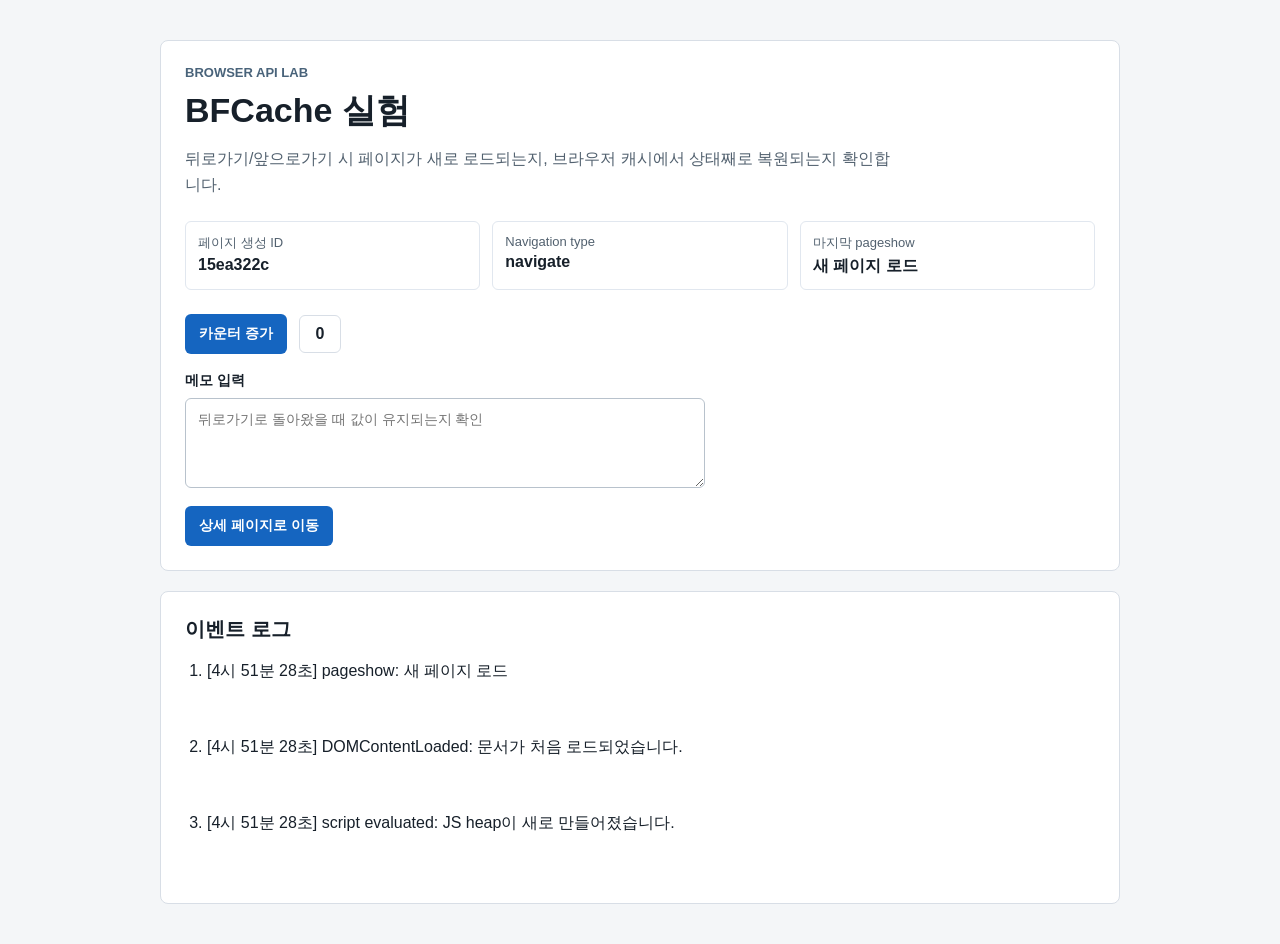
<file: bfcache/index.html>
<!doctype html>
<html lang="ko">
  <head>
    <meta charset="UTF-8" />
    <meta name="viewport" content="width=device-width, initial-scale=1.0" />
    <title>BFCache Lab</title>
    <link rel="stylesheet" href="./style.css" />
  </head>
  <body>
    <main class="app">
      <section class="panel">
        <p class="eyebrow">Browser API Lab</p>
        <h1>BFCache 실험</h1>
        <p class="description">
          뒤로가기/앞으로가기 시 페이지가 새로 로드되는지, 브라우저 캐시에서 상태째로 복원되는지
          확인합니다.
        </p>

        <dl class="status">
          <div>
            <dt>페이지 생성 ID</dt>
            <dd id="pageId"></dd>
          </div>
          <div>
            <dt>Navigation type</dt>
            <dd id="navigationType"></dd>
          </div>
          <div>
            <dt>마지막 pageshow</dt>
            <dd id="lastPageshow"></dd>
          </div>
        </dl>

        <div class="controls">
          <button id="increment" type="button">카운터 증가</button>
          <span id="count" class="count">0</span>
        </div>

        <label class="field" for="memo">
          <span>메모 입력</span>
          <textarea id="memo" rows="4" placeholder="뒤로가기로 돌아왔을 때 값이 유지되는지 확인"></textarea>
        </label>

        <a class="button-link" href="./detail.html">상세 페이지로 이동</a>
      </section>

      <section class="panel">
        <h2>이벤트 로그</h2>
        <ol id="log" class="log"></ol>
      </section>
    </main>

    <script src="./index.js"></script>
  </body>
</html>
</file>
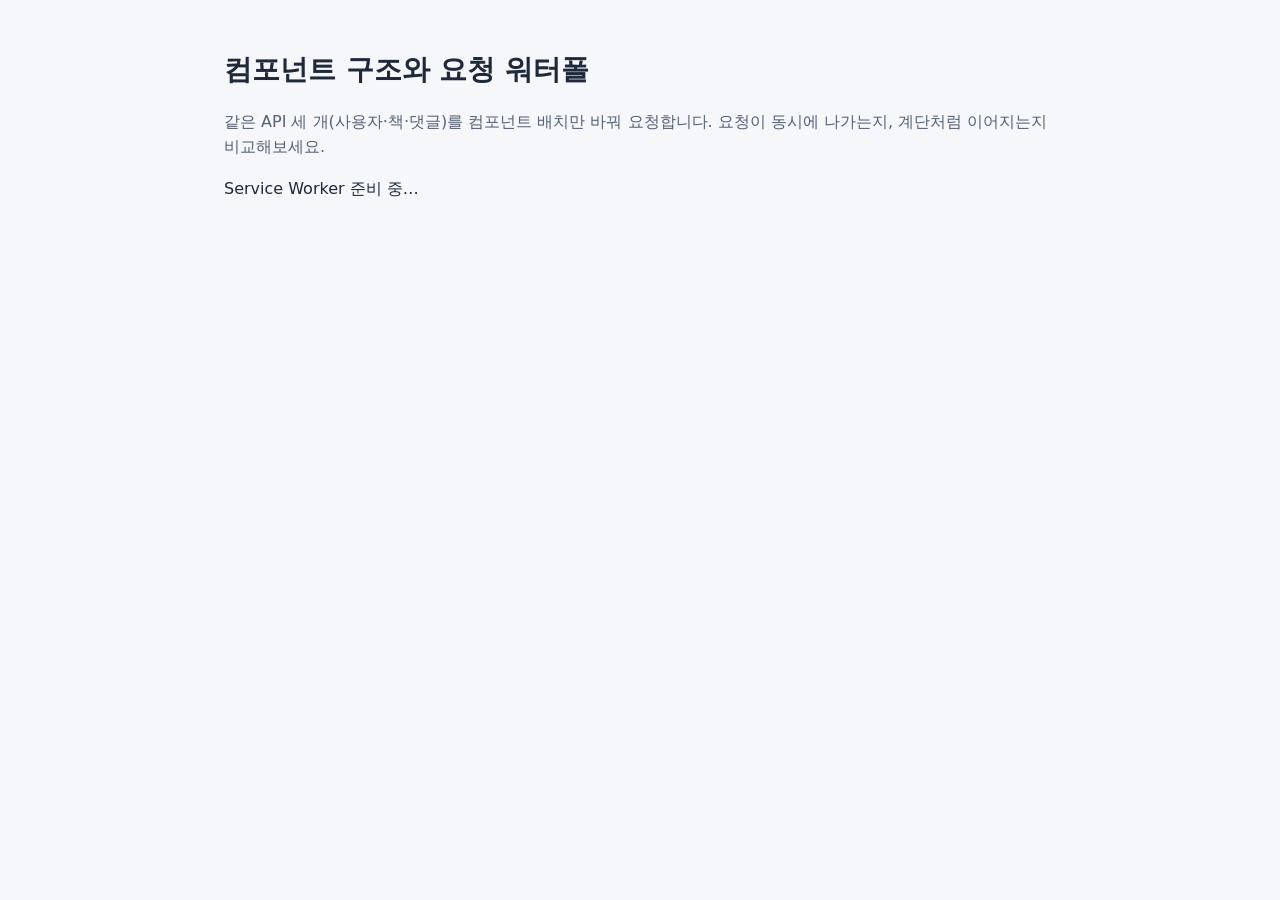
<file: fetch-waterfall/index.html>
<!doctype html>
<html lang="ko">
  <head>
    <meta charset="UTF-8" />
    <meta name="viewport" content="width=device-width, initial-scale=1" />
    <title>요청 워터폴 실험</title>
    <link rel="stylesheet" href="./style.css" />
    <script type="importmap">
      {
        "imports": {
          "react": "https://esm.sh/react@19.1.0",
          "react-dom/client": "https://esm.sh/react-dom@19.1.0/client?deps=react@19.1.0",
          "htm": "https://esm.sh/htm@3.1.1",
          "@tanstack/react-query": "https://esm.sh/@tanstack/react-query@5.62.0?deps=react@19.1.0"
        }
      }
    </script>
    <script type="module" src="./index.js"></script>
  </head>
  <body>
    <main>
      <header>
        <h1>컴포넌트 구조와 요청 워터폴</h1>
        <p>같은 API 세 개(사용자·책·댓글)를 컴포넌트 배치만 바꿔 요청합니다. 요청이 동시에 나가는지, 계단처럼 이어지는지 비교해보세요.</p>
      </header>
      <div id="root">Service Worker 준비 중…</div>
    </main>
  </body>
</html>
</file>
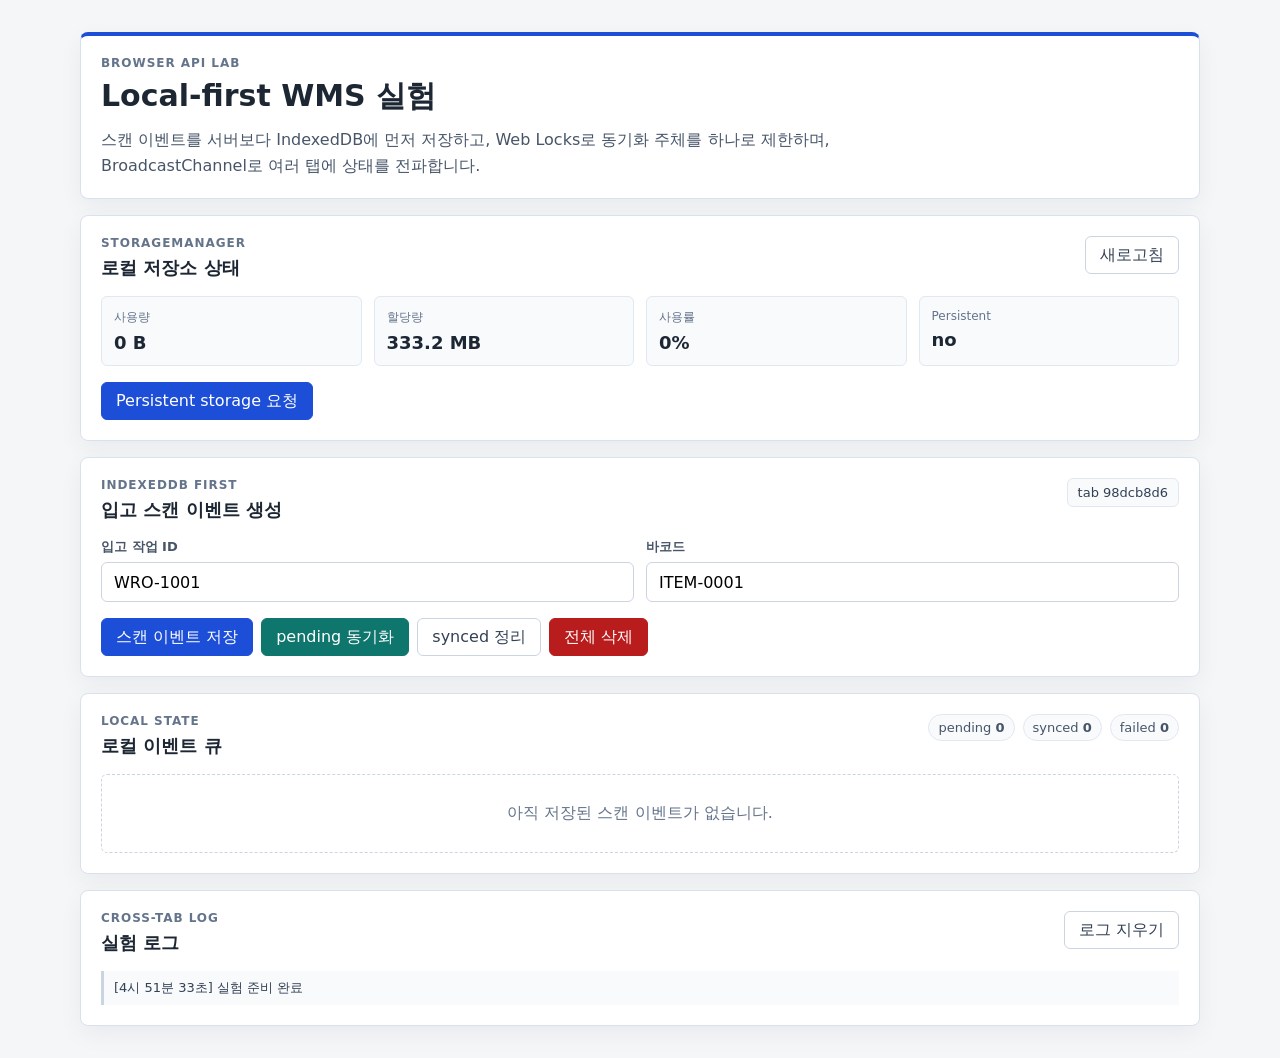
<file: local-first/index.html>
<!doctype html>
<html lang="ko">
  <head>
    <meta charset="UTF-8" />
    <meta name="viewport" content="width=device-width, initial-scale=1.0" />
    <title>Local-first WMS Lab</title>
    <link rel="stylesheet" href="./style.css" />
  </head>
  <body>
    <main class="app">
      <section class="panel intro">
        <p class="eyebrow">Browser API Lab</p>
        <h1>Local-first WMS 실험</h1>
        <p class="description">
          스캔 이벤트를 서버보다 IndexedDB에 먼저 저장하고, Web Locks로 동기화 주체를 하나로
          제한하며, BroadcastChannel로 여러 탭에 상태를 전파합니다.
        </p>
      </section>

      <section class="panel">
        <div class="section-header">
          <div>
            <p class="eyebrow">StorageManager</p>
            <h2>로컬 저장소 상태</h2>
          </div>
          <button id="refreshStorage" type="button" class="ghost">새로고침</button>
        </div>

        <dl class="status-grid">
          <div>
            <dt>사용량</dt>
            <dd id="usage">-</dd>
          </div>
          <div>
            <dt>할당량</dt>
            <dd id="quota">-</dd>
          </div>
          <div>
            <dt>사용률</dt>
            <dd id="usageRate">-</dd>
          </div>
          <div>
            <dt>Persistent</dt>
            <dd id="persisted">-</dd>
          </div>
        </dl>

        <div class="actions">
          <button id="requestPersist" type="button">Persistent storage 요청</button>
        </div>
      </section>

      <section class="panel">
        <div class="section-header">
          <div>
            <p class="eyebrow">IndexedDB first</p>
            <h2>입고 스캔 이벤트 생성</h2>
          </div>
          <span id="tabId" class="badge"></span>
        </div>

        <div class="form-grid">
          <label class="field" for="workId">
            <span>입고 작업 ID</span>
            <input id="workId" value="WRO-1001" autocomplete="off" />
          </label>
          <label class="field" for="barcode">
            <span>바코드</span>
            <input id="barcode" value="ITEM-0001" autocomplete="off" />
          </label>
        </div>

        <div class="actions">
          <button id="scan" type="button">스캔 이벤트 저장</button>
          <button id="sync" type="button" class="secondary">pending 동기화</button>
          <button id="clearSynced" type="button" class="ghost">synced 정리</button>
          <button id="clearAll" type="button" class="danger">전체 삭제</button>
        </div>
      </section>

      <section class="panel">
        <div class="section-header">
          <div>
            <p class="eyebrow">Local state</p>
            <h2>로컬 이벤트 큐</h2>
          </div>
          <div class="queue-summary">
            <span>pending <strong id="pendingCount">0</strong></span>
            <span>synced <strong id="syncedCount">0</strong></span>
            <span>failed <strong id="failedCount">0</strong></span>
          </div>
        </div>

        <div id="emptyState" class="empty">아직 저장된 스캔 이벤트가 없습니다.</div>
        <ol id="eventList" class="event-list"></ol>
      </section>

      <section class="panel">
        <div class="section-header">
          <div>
            <p class="eyebrow">Cross-tab log</p>
            <h2>실험 로그</h2>
          </div>
          <button id="clearLog" type="button" class="ghost">로그 지우기</button>
        </div>
        <ol id="log" class="log"></ol>
      </section>
    </main>

    <script src="./index.js"></script>
  </body>
</html>
</file>
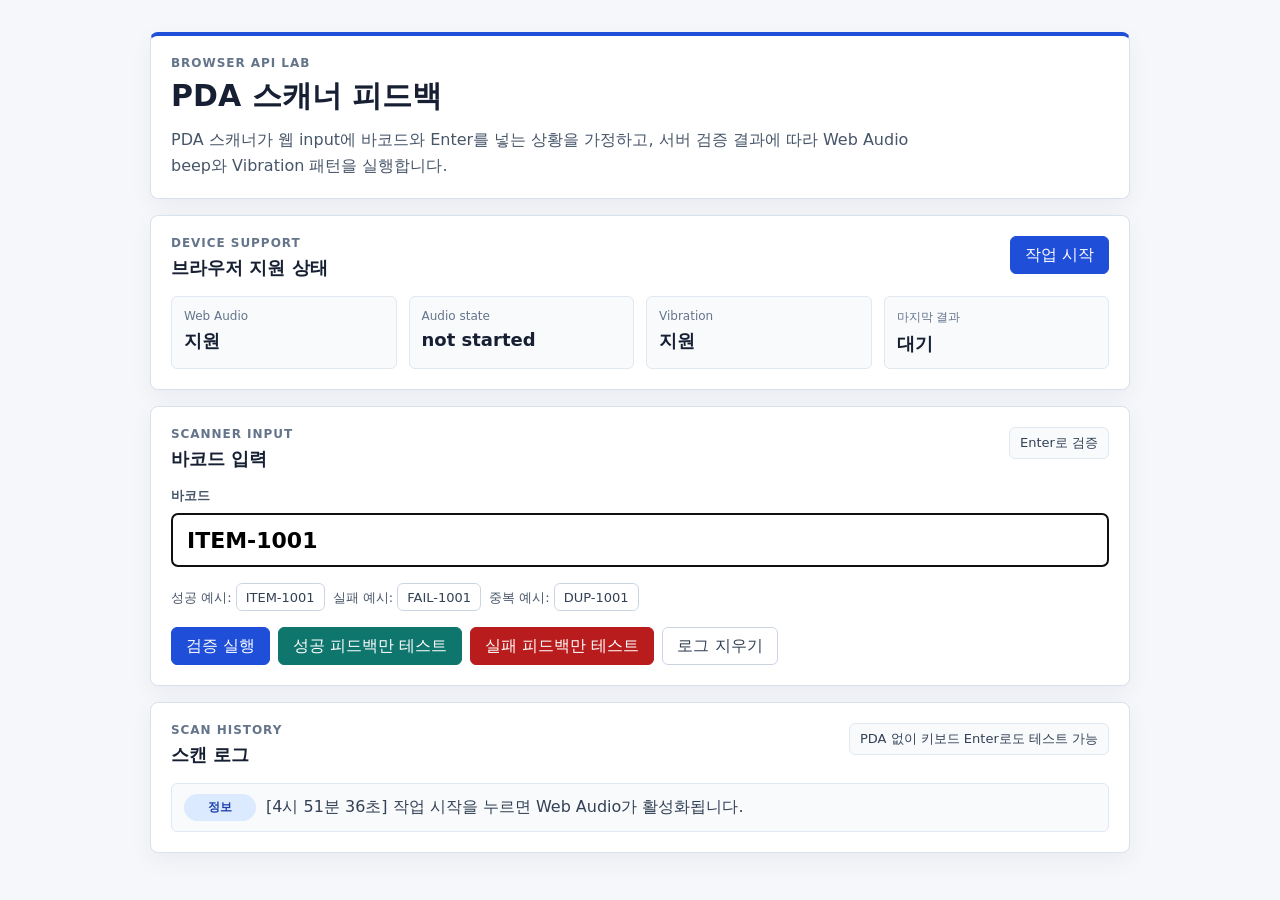
<file: pda-scan-feedback/index.html>
<!doctype html>
<html lang="ko">
  <head>
    <meta charset="UTF-8" />
    <meta name="viewport" content="width=device-width, initial-scale=1.0" />
    <title>PDA Scan Feedback Lab</title>
    <link rel="stylesheet" href="./style.css" />
  </head>
  <body>
    <main class="app">
      <section class="panel intro">
        <p class="eyebrow">Browser API Lab</p>
        <h1>PDA 스캐너 피드백</h1>
        <p class="description">
          PDA 스캐너가 웹 input에 바코드와 Enter를 넣는 상황을 가정하고, 서버 검증 결과에 따라
          Web Audio beep와 Vibration 패턴을 실행합니다.
        </p>
      </section>

      <section class="panel">
        <div class="section-header">
          <div>
            <p class="eyebrow">Device support</p>
            <h2>브라우저 지원 상태</h2>
          </div>
          <button id="unlockAudio" type="button">작업 시작</button>
        </div>

        <dl class="status-grid">
          <div>
            <dt>Web Audio</dt>
            <dd id="audioSupport">-</dd>
          </div>
          <div>
            <dt>Audio state</dt>
            <dd id="audioState">-</dd>
          </div>
          <div>
            <dt>Vibration</dt>
            <dd id="vibrationSupport">-</dd>
          </div>
          <div>
            <dt>마지막 결과</dt>
            <dd id="lastResult">대기</dd>
          </div>
        </dl>
      </section>

      <section class="panel">
        <div class="section-header">
          <div>
            <p class="eyebrow">Scanner input</p>
            <h2>바코드 입력</h2>
          </div>
          <span id="modeBadge" class="badge">Enter로 검증</span>
        </div>

        <label class="field" for="barcodeInput">
          <span>바코드</span>
          <input
            id="barcodeInput"
            value="ITEM-1001"
            autocomplete="off"
            inputmode="text"
            autofocus
          />
        </label>

        <div class="helper">
          <span>성공 예시: <button class="chip" type="button" data-fill="ITEM-1001">ITEM-1001</button></span>
          <span>실패 예시: <button class="chip" type="button" data-fill="FAIL-1001">FAIL-1001</button></span>
          <span>중복 예시: <button class="chip" type="button" data-fill="DUP-1001">DUP-1001</button></span>
        </div>

        <div class="actions">
          <button id="submitScan" type="button">검증 실행</button>
          <button id="successFeedback" type="button" class="secondary">성공 피드백만 테스트</button>
          <button id="errorFeedback" type="button" class="danger">실패 피드백만 테스트</button>
          <button id="clearLog" type="button" class="ghost">로그 지우기</button>
        </div>
      </section>

      <section class="panel">
        <div class="section-header">
          <div>
            <p class="eyebrow">Scan history</p>
            <h2>스캔 로그</h2>
          </div>
          <span class="badge">PDA 없이 키보드 Enter로도 테스트 가능</span>
        </div>
        <ol id="log" class="log"></ol>
      </section>
    </main>

    <script src="./index.js"></script>
  </body>
</html>
</file>
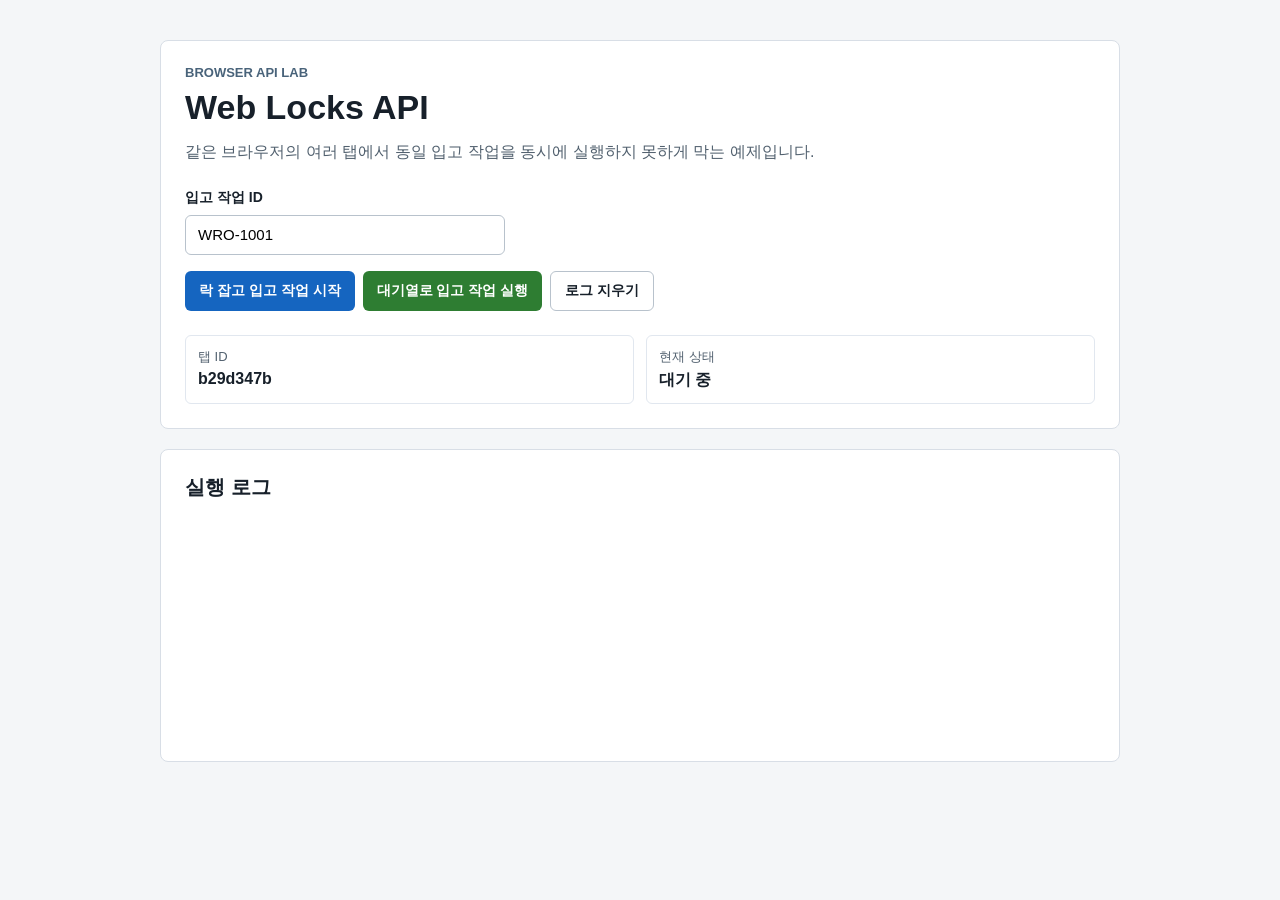
<file: weblock/index.html>
<!doctype html>
<html lang="ko">
  <head>
    <meta charset="UTF-8" />
    <meta name="viewport" content="width=device-width, initial-scale=1.0" />
    <title>Web Locks API Lab</title>
    <link rel="stylesheet" href="./style.css" />
  </head>
  <body>
    <main class="app">
      <section class="panel">
        <p class="eyebrow">Browser API Lab</p>
        <h1>Web Locks API</h1>
        <p class="description">
          같은 브라우저의 여러 탭에서 동일 입고 작업을 동시에 실행하지 못하게 막는 예제입니다.
        </p>

        <div class="field">
          <label for="workId">입고 작업 ID</label>
          <input id="workId" value="WRO-1001" autocomplete="off" />
        </div>

        <div class="actions">
          <button id="runIfAvailable" type="button">락 잡고 입고 작업 시작</button>
          <button id="runQueued" type="button" class="secondary">대기열로 입고 작업 실행</button>
          <button id="clearLog" type="button" class="ghost">로그 지우기</button>
        </div>

        <dl class="status">
          <div>
            <dt>탭 ID</dt>
            <dd id="tabId"></dd>
          </div>
          <div>
            <dt>현재 상태</dt>
            <dd id="state">대기 중</dd>
          </div>
        </dl>
      </section>

      <section class="panel">
        <h2>실행 로그</h2>
        <ol id="log" class="log"></ol>
      </section>
    </main>

    <script src="./index.js"></script>
  </body>
</html>
</file>
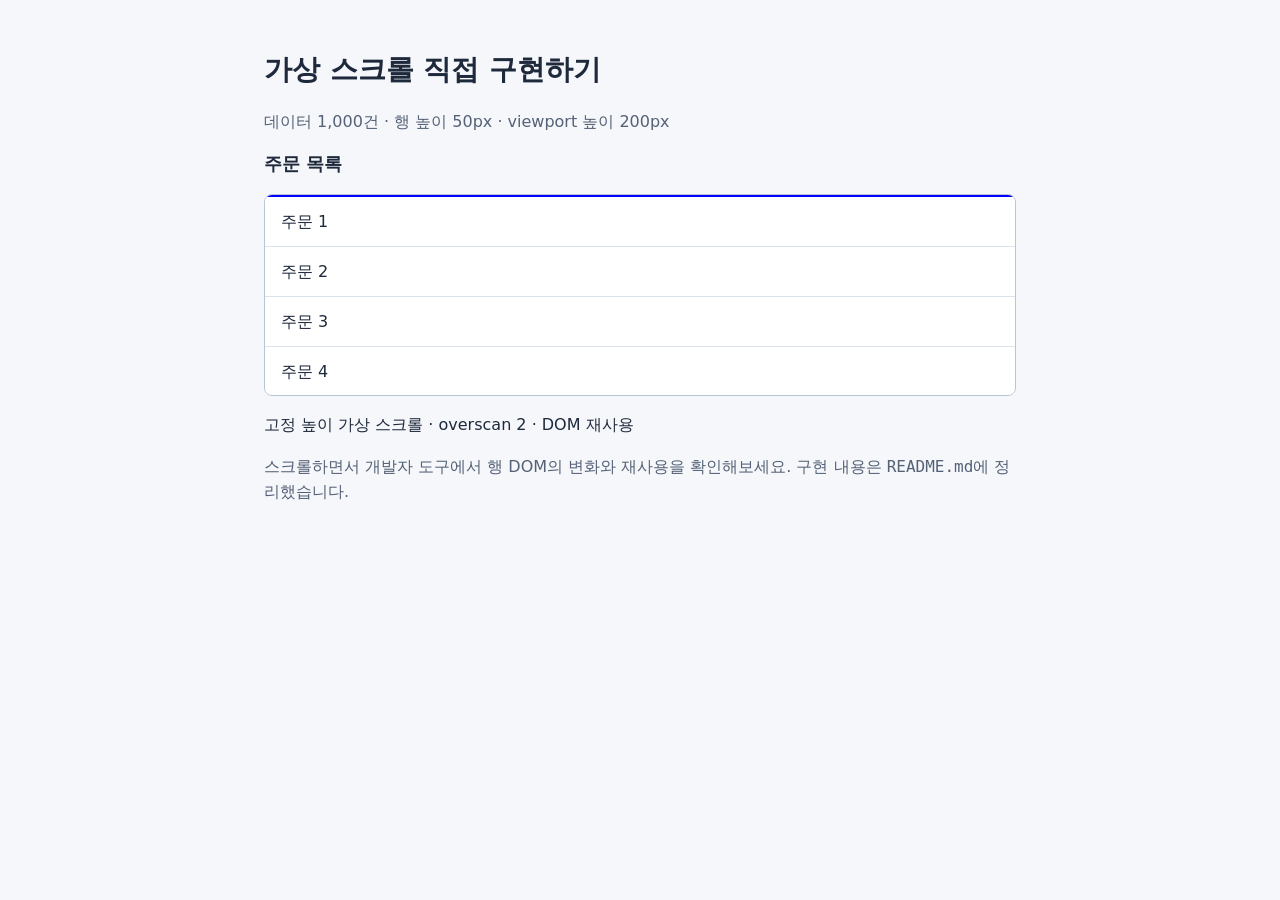
<file: windowing/index.html>
<!doctype html>
<html lang="ko">
  <head>
    <meta charset="UTF-8" />
    <meta name="viewport" content="width=device-width, initial-scale=1" />
    <title>가상 스크롤 연습</title>
    <link rel="stylesheet" href="./style.css" />
    <script src="./index.js" defer></script>
  </head>
  <body>
    <main>
      <header>
        <h1>가상 스크롤 직접 구현하기</h1>
        <p>데이터 1,000건 · 행 높이 50px · viewport 높이 200px</p>
      </header>

      <section aria-labelledby="list-title">
        <h2 id="list-title">주문 목록</h2>
        <div id="viewport" role="list" aria-label="주문 목록" tabindex="0">
          <div id="top-spacer" aria-hidden="true"></div>
          <div id="rows" role="presentation"></div>
          <div id="bottom-spacer" aria-hidden="true"></div>
        </div>
        <output id="status" aria-label="렌더링 상태">고정 높이 가상 스크롤 · overscan 2 · DOM 재사용</output>
      </section>

      <p class="guide">스크롤하면서 개발자 도구에서 행 DOM의 변화와 재사용을 확인해보세요. 구현 내용은 <code>README.md</code>에 정리했습니다.</p>
    </main>
  </body>
</html>
</file>
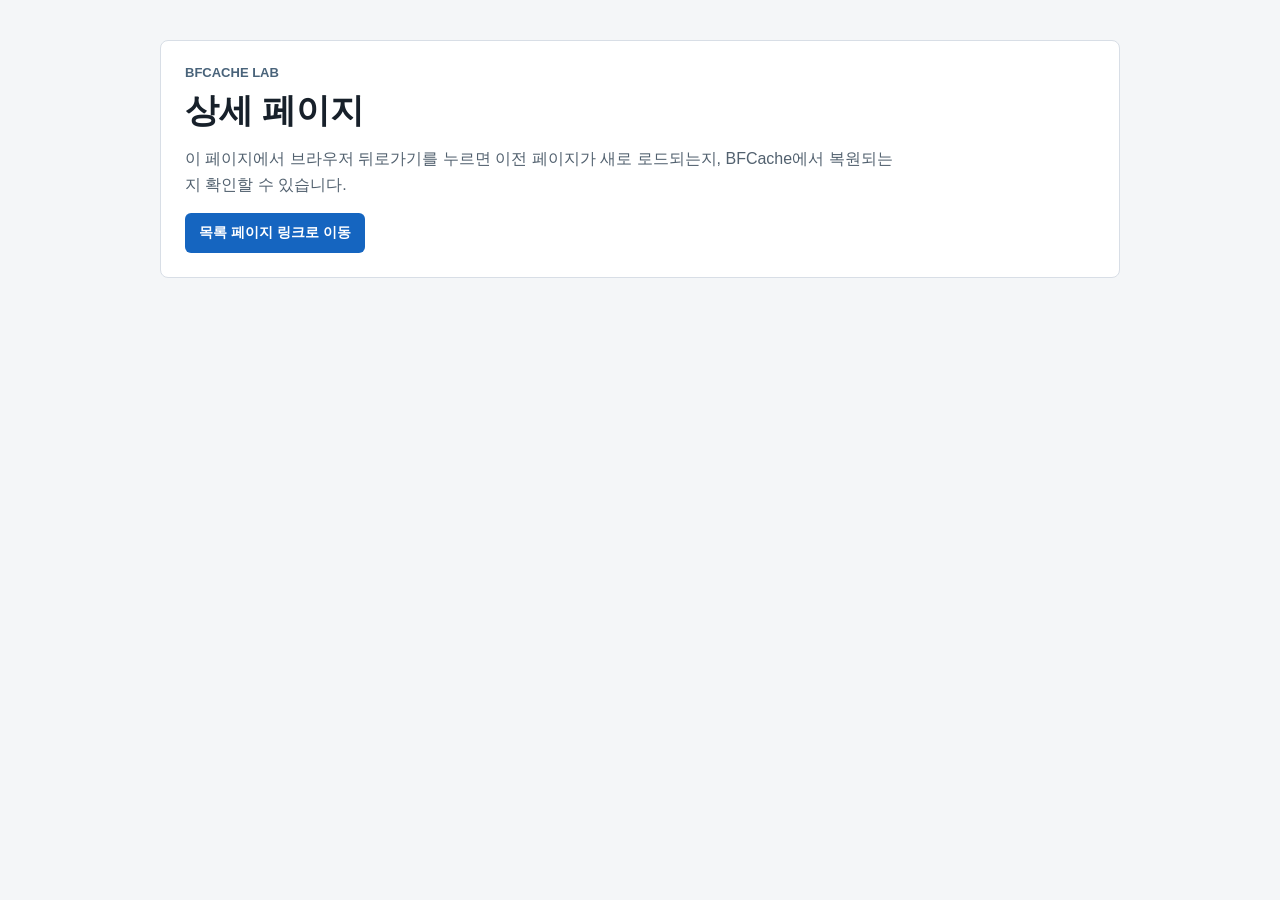
<file: bfcache/detail.html>
<!doctype html>
<html lang="ko">
  <head>
    <meta charset="UTF-8" />
    <meta name="viewport" content="width=device-width, initial-scale=1.0" />
    <title>BFCache Detail</title>
    <link rel="stylesheet" href="./style.css" />
  </head>
  <body>
    <main class="app">
      <section class="panel">
        <p class="eyebrow">BFCache Lab</p>
        <h1>상세 페이지</h1>
        <p class="description">
          이 페이지에서 브라우저 뒤로가기를 누르면 이전 페이지가 새로 로드되는지, BFCache에서
          복원되는지 확인할 수 있습니다.
        </p>
        <a class="button-link" href="./">목록 페이지 링크로 이동</a>
      </section>
    </main>
  </body>
</html>
</file>
<file: bfcache/style.css>
* {
  box-sizing: border-box;
}

body {
  margin: 0;
  min-height: 100vh;
  background: #f4f6f8;
  color: #17202a;
  font-family:
    Inter,
    -apple-system,
    BlinkMacSystemFont,
    "Segoe UI",
    sans-serif;
}

.app {
  display: grid;
  gap: 20px;
  width: min(960px, calc(100% - 32px));
  margin: 0 auto;
  padding: 40px 0;
}

.panel {
  border: 1px solid #d8dee6;
  border-radius: 8px;
  background: #ffffff;
  padding: 24px;
}

.eyebrow {
  margin: 0 0 8px;
  color: #49637a;
  font-size: 13px;
  font-weight: 700;
  text-transform: uppercase;
}

h1,
h2,
p {
  margin-top: 0;
}

h1 {
  margin-bottom: 12px;
  font-size: 34px;
}

h2 {
  margin-bottom: 16px;
  font-size: 20px;
}

.description {
  max-width: 720px;
  color: #52616f;
  line-height: 1.6;
}

.status {
  display: grid;
  grid-template-columns: repeat(auto-fit, minmax(180px, 1fr));
  gap: 12px;
  margin: 24px 0;
}

.status div {
  border: 1px solid #e1e7ef;
  border-radius: 6px;
  padding: 12px;
}

dt {
  color: #52616f;
  font-size: 13px;
}

dd {
  margin: 4px 0 0;
  font-weight: 700;
}

.controls {
  display: flex;
  align-items: center;
  gap: 12px;
  margin-bottom: 18px;
}

button,
.button-link {
  display: inline-flex;
  align-items: center;
  min-height: 40px;
  border: 0;
  border-radius: 6px;
  background: #1565c0;
  color: #ffffff;
  padding: 0 14px;
  font-size: 14px;
  font-weight: 700;
  text-decoration: none;
  cursor: pointer;
}

.count {
  min-width: 42px;
  border: 1px solid #d8dee6;
  border-radius: 6px;
  padding: 9px 12px;
  text-align: center;
  font-weight: 700;
}

.field {
  display: grid;
  gap: 8px;
  max-width: 520px;
  margin-bottom: 18px;
  font-size: 14px;
  font-weight: 700;
}

textarea {
  width: 100%;
  border: 1px solid #b8c2cc;
  border-radius: 6px;
  padding: 12px;
  font: inherit;
  font-weight: 400;
  resize: vertical;
}

.log {
  display: grid;
  gap: 8px;
  min-height: 220px;
  max-height: 420px;
  overflow: auto;
  margin: 0;
  padding-left: 22px;
}

.log li {
  line-height: 1.5;
}
</file>
<file: fetch-waterfall/style.css>
* {
  box-sizing: border-box;
}

body {
  margin: 0;
  background: #f5f7fb;
  color: #1e293b;
  font: 16px/1.6 system-ui, sans-serif;
}

main {
  max-width: 880px;
  margin: 48px auto;
  padding: 0 24px;
}

h1 {
  margin-bottom: 8px;
  font-size: 28px;
}

h2 {
  font-size: 18px;
}

header p,
.guide {
  color: #546176;
}

.controls {
  display: grid;
  gap: 12px;
}

fieldset {
  display: flex;
  flex-wrap: wrap;
  gap: 8px;
  margin: 0;
  padding: 12px;
  border: 1px solid #b8c5d7;
  border-radius: 8px;
  background: #fff;
}

legend {
  padding: 0 4px;
  font-weight: 600;
}

button {
  padding: 8px 12px;
  border: 1px solid #b8c5d7;
  border-radius: 6px;
  background: #fff;
  color: inherit;
  font: inherit;
  cursor: pointer;
}

button small {
  display: block;
  color: #546176;
  font-size: 12px;
}

button.active {
  border-color: #2563eb;
  background: #eff6ff;
}

pre {
  overflow-x: auto;
  padding: 12px 16px;
  border-radius: 8px;
  background: #0f172a;
  color: #e2e8f0;
  font-size: 14px;
}

.timeline {
  display: grid;
  gap: 6px;
  margin: 16px 0;
  padding: 12px 16px;
  border: 1px solid #dbe3ee;
  border-radius: 8px;
  background: #fff;
}

.lane {
  display: grid;
  grid-template-columns: 48px 1fr 130px;
  align-items: center;
  gap: 12px;
  font-variant-numeric: tabular-nums;
}

.track {
  position: relative;
  height: 18px;
  border-radius: 4px;
  background: #eef2f7;
}

.bar {
  position: absolute;
  top: 0;
  bottom: 0;
  border-radius: 4px;
  background: #2563eb;
}

.bar.pending {
  background: #94a3b8;
}

.paint {
  position: absolute;
  top: -3px;
  bottom: -3px;
  width: 2px;
  background: #dc2626;
}

.lane-time {
  color: #546176;
  font-size: 13px;
  text-align: right;
}

.timeline output {
  font-weight: 600;
}

.stage {
  display: grid;
  grid-template-columns: repeat(3, 1fr);
  gap: 12px;
}

.card {
  padding: 12px 16px;
  border: 1px solid #dbe3ee;
  border-radius: 8px;
  background: #fff;
}

.card h3 {
  margin: 0 0 4px;
  font-size: 16px;
}

.card ul {
  margin: 0;
  padding-left: 18px;
}

.skeleton {
  color: #94a3b8;
}

.skeleton small {
  display: block;
  font-size: 12px;
}

@media (max-width: 640px) {
  .stage {
    grid-template-columns: 1fr;
  }

  .lane {
    grid-template-columns: 40px 1fr 100px;
  }
}
</file>
<file: local-first/style.css>
:root {
  color-scheme: light;
  font-family:
    Inter, ui-sans-serif, system-ui, -apple-system, BlinkMacSystemFont, "Segoe UI", sans-serif;
  background: #f4f6f8;
  color: #1d2733;
}

* {
  box-sizing: border-box;
}

body {
  margin: 0;
}

button,
input {
  font: inherit;
}

button {
  min-height: 38px;
  border: 1px solid #1d4ed8;
  border-radius: 6px;
  padding: 0 14px;
  background: #1d4ed8;
  color: #fff;
  cursor: pointer;
}

button:disabled {
  cursor: not-allowed;
  opacity: 0.55;
}

button.secondary {
  border-color: #0f766e;
  background: #0f766e;
}

button.ghost {
  border-color: #cbd5e1;
  background: #fff;
  color: #334155;
}

button.danger {
  border-color: #b91c1c;
  background: #b91c1c;
}

.app {
  width: min(1120px, calc(100% - 32px));
  margin: 32px auto;
}

.panel {
  margin-bottom: 16px;
  border: 1px solid #d9e2ec;
  border-radius: 8px;
  padding: 20px;
  background: #fff;
  box-shadow: 0 8px 24px rgba(15, 23, 42, 0.05);
}

.intro {
  border-top: 4px solid #1d4ed8;
}

.eyebrow {
  margin: 0 0 6px;
  color: #64748b;
  font-size: 12px;
  font-weight: 700;
  letter-spacing: 0.08em;
  text-transform: uppercase;
}

h1,
h2 {
  margin: 0;
  letter-spacing: 0;
}

h1 {
  font-size: 30px;
}

h2 {
  font-size: 18px;
}

.description {
  max-width: 760px;
  margin: 10px 0 0;
  color: #475569;
  line-height: 1.6;
}

.section-header {
  display: flex;
  align-items: flex-start;
  justify-content: space-between;
  gap: 16px;
  margin-bottom: 16px;
}

.status-grid {
  display: grid;
  grid-template-columns: repeat(4, minmax(0, 1fr));
  gap: 12px;
  margin: 0;
}

.status-grid div,
.badge {
  border: 1px solid #e2e8f0;
  border-radius: 6px;
  background: #f8fafc;
}

.status-grid div {
  padding: 12px;
}

.status-grid dt {
  color: #64748b;
  font-size: 12px;
}

.status-grid dd {
  margin: 6px 0 0;
  font-size: 18px;
  font-weight: 700;
}

.badge {
  padding: 6px 10px;
  color: #334155;
  font-size: 13px;
}

.form-grid {
  display: grid;
  grid-template-columns: repeat(2, minmax(0, 1fr));
  gap: 12px;
}

.field {
  display: grid;
  gap: 6px;
}

.field span {
  color: #475569;
  font-size: 13px;
  font-weight: 700;
}

.field input {
  width: 100%;
  min-height: 40px;
  border: 1px solid #cbd5e1;
  border-radius: 6px;
  padding: 0 12px;
}

.actions {
  display: flex;
  flex-wrap: wrap;
  gap: 8px;
  margin-top: 16px;
}

.queue-summary {
  display: flex;
  flex-wrap: wrap;
  gap: 8px;
  color: #475569;
  font-size: 13px;
}

.queue-summary span {
  border: 1px solid #e2e8f0;
  border-radius: 999px;
  padding: 5px 9px;
  background: #f8fafc;
}

.event-list,
.log {
  display: grid;
  gap: 8px;
  margin: 0;
  padding: 0;
  list-style: none;
}

.event-item {
  display: grid;
  grid-template-columns: minmax(0, 1fr) auto;
  gap: 12px;
  align-items: center;
  border: 1px solid #e2e8f0;
  border-radius: 6px;
  padding: 12px;
}

.event-main {
  display: grid;
  gap: 4px;
}

.event-title {
  font-weight: 800;
}

.event-meta {
  color: #64748b;
  font-size: 13px;
}

.status {
  border-radius: 999px;
  padding: 5px 9px;
  font-size: 12px;
  font-weight: 800;
}

.status.pending {
  background: #fef3c7;
  color: #92400e;
}

.status.syncing {
  background: #dbeafe;
  color: #1e40af;
}

.status.synced {
  background: #dcfce7;
  color: #166534;
}

.status.failed {
  background: #fee2e2;
  color: #991b1b;
}

.empty {
  border: 1px dashed #cbd5e1;
  border-radius: 6px;
  padding: 28px;
  color: #64748b;
  text-align: center;
}

.empty[hidden] {
  display: none;
}

.log li {
  border-left: 3px solid #cbd5e1;
  padding: 8px 10px;
  background: #f8fafc;
  color: #334155;
  font-size: 13px;
}

@media (max-width: 760px) {
  .app {
    width: min(100% - 20px, 1120px);
    margin: 16px auto;
  }

  .status-grid,
  .form-grid {
    grid-template-columns: 1fr;
  }

  .section-header {
    display: grid;
  }
}
</file>
<file: pda-scan-feedback/style.css>
:root {
  color-scheme: light;
  font-family:
    Inter, ui-sans-serif, system-ui, -apple-system, BlinkMacSystemFont, "Segoe UI", sans-serif;
  background: #f5f7fb;
  color: #172033;
}

* {
  box-sizing: border-box;
}

body {
  margin: 0;
}

button,
input {
  font: inherit;
}

button {
  min-height: 38px;
  border: 1px solid #1f4ed8;
  border-radius: 6px;
  padding: 0 14px;
  background: #1f4ed8;
  color: #fff;
  cursor: pointer;
}

button.secondary {
  border-color: #0f766e;
  background: #0f766e;
}

button.danger {
  border-color: #b91c1c;
  background: #b91c1c;
}

button.ghost,
button.chip {
  border-color: #cbd5e1;
  background: #fff;
  color: #334155;
}

button.chip {
  min-height: 28px;
  padding: 0 9px;
}

button:disabled {
  cursor: not-allowed;
  opacity: 0.55;
}

.app {
  width: min(980px, calc(100% - 32px));
  margin: 32px auto;
}

.panel {
  margin-bottom: 16px;
  border: 1px solid #d9e2ec;
  border-radius: 8px;
  padding: 20px;
  background: #fff;
  box-shadow: 0 8px 24px rgba(15, 23, 42, 0.05);
}

.intro {
  border-top: 4px solid #1f4ed8;
}

.eyebrow {
  margin: 0 0 6px;
  color: #64748b;
  font-size: 12px;
  font-weight: 800;
  letter-spacing: 0.08em;
  text-transform: uppercase;
}

h1,
h2 {
  margin: 0;
  letter-spacing: 0;
}

h1 {
  font-size: 30px;
}

h2 {
  font-size: 18px;
}

.description {
  max-width: 760px;
  margin: 10px 0 0;
  color: #475569;
  line-height: 1.6;
}

.section-header {
  display: flex;
  align-items: flex-start;
  justify-content: space-between;
  gap: 16px;
  margin-bottom: 16px;
}

.status-grid {
  display: grid;
  grid-template-columns: repeat(4, minmax(0, 1fr));
  gap: 12px;
  margin: 0;
}

.status-grid div,
.badge {
  border: 1px solid #e2e8f0;
  border-radius: 6px;
  background: #f8fafc;
}

.status-grid div {
  padding: 12px;
}

.status-grid dt {
  color: #64748b;
  font-size: 12px;
}

.status-grid dd {
  margin: 6px 0 0;
  font-size: 18px;
  font-weight: 800;
}

.badge {
  padding: 6px 10px;
  color: #334155;
  font-size: 13px;
}

.field {
  display: grid;
  gap: 8px;
}

.field span {
  color: #475569;
  font-size: 13px;
  font-weight: 800;
}

.field input {
  width: 100%;
  min-height: 54px;
  border: 2px solid #1f4ed8;
  border-radius: 6px;
  padding: 0 14px;
  font-size: 22px;
  font-weight: 800;
}

.helper,
.actions {
  display: flex;
  flex-wrap: wrap;
  gap: 8px;
  margin-top: 16px;
}

.helper {
  color: #475569;
  font-size: 13px;
}

.log {
  display: grid;
  gap: 8px;
  margin: 0;
  padding: 0;
  list-style: none;
}

.log li {
  display: grid;
  grid-template-columns: auto minmax(0, 1fr);
  gap: 10px;
  align-items: center;
  border: 1px solid #e2e8f0;
  border-radius: 6px;
  padding: 10px 12px;
  background: #f8fafc;
  color: #334155;
}

.result {
  min-width: 72px;
  border-radius: 999px;
  padding: 5px 8px;
  text-align: center;
  font-size: 12px;
  font-weight: 900;
}

.result.success {
  background: #dcfce7;
  color: #166534;
}

.result.error {
  background: #fee2e2;
  color: #991b1b;
}

.result.duplicate {
  background: #fef3c7;
  color: #92400e;
}

.result.info {
  background: #dbeafe;
  color: #1e40af;
}

@media (max-width: 760px) {
  .app {
    width: min(100% - 20px, 980px);
    margin: 16px auto;
  }

  .section-header {
    display: grid;
  }

  .status-grid {
    grid-template-columns: 1fr;
  }
}
</file>
<file: weblock/style.css>
* {
  box-sizing: border-box;
}

body {
  margin: 0;
  min-height: 100vh;
  background: #f4f6f8;
  color: #17202a;
  font-family:
    Inter,
    -apple-system,
    BlinkMacSystemFont,
    "Segoe UI",
    sans-serif;
}

.app {
  display: grid;
  gap: 20px;
  width: min(960px, calc(100% - 32px));
  margin: 0 auto;
  padding: 40px 0;
}

.panel {
  border: 1px solid #d8dee6;
  border-radius: 8px;
  background: #ffffff;
  padding: 24px;
}

.eyebrow {
  margin: 0 0 8px;
  color: #49637a;
  font-size: 13px;
  font-weight: 700;
  text-transform: uppercase;
}

h1,
h2,
p {
  margin-top: 0;
}

h1 {
  margin-bottom: 12px;
  font-size: 34px;
}

h2 {
  margin-bottom: 16px;
  font-size: 20px;
}

.description {
  max-width: 680px;
  color: #52616f;
  line-height: 1.6;
}

.field {
  display: grid;
  gap: 8px;
  max-width: 320px;
  margin: 24px 0 16px;
}

label {
  font-size: 14px;
  font-weight: 700;
}

input {
  height: 40px;
  border: 1px solid #b8c2cc;
  border-radius: 6px;
  padding: 0 12px;
  font-size: 15px;
}

.actions {
  display: flex;
  flex-wrap: wrap;
  gap: 8px;
}

button {
  min-height: 40px;
  border: 0;
  border-radius: 6px;
  background: #1565c0;
  color: #ffffff;
  padding: 0 14px;
  font-size: 14px;
  font-weight: 700;
  cursor: pointer;
}

button.secondary {
  background: #2e7d32;
}

button.ghost {
  border: 1px solid #b8c2cc;
  background: #ffffff;
  color: #17202a;
}

button:disabled,
input:disabled {
  cursor: not-allowed;
  opacity: 0.55;
}

.status {
  display: grid;
  grid-template-columns: repeat(auto-fit, minmax(180px, 1fr));
  gap: 12px;
  margin: 24px 0 0;
}

.status div {
  border: 1px solid #e1e7ef;
  border-radius: 6px;
  padding: 12px;
}

dt {
  color: #52616f;
  font-size: 13px;
}

dd {
  margin: 4px 0 0;
  font-weight: 700;
}

.log {
  display: grid;
  gap: 8px;
  min-height: 220px;
  max-height: 420px;
  overflow: auto;
  margin: 0;
  padding-left: 22px;
}

.log li {
  line-height: 1.5;
}
</file>
<file: windowing/style.css>
* {
  box-sizing: border-box;
}

body {
  margin: 0;
  background: #f5f7fb;
  color: #1e293b;
  font: 16px/1.6 system-ui, sans-serif;
}

main {
  max-width: 800px;
  margin: 48px auto;
  padding: 0 24px;
}

h1 {
  margin-bottom: 8px;
  font-size: 28px;
}

h2 {
  font-size: 18px;
}

header p,
.guide {
  color: #546176;
}

#viewport {
  box-sizing: content-box;
  height: 200px;
  padding: 0;
  overflow-y: auto;
  overflow-anchor: none;
  border: 1px solid #b8c5d7;
  border-radius: 8px;
  background: #fff;
}

#viewport:focus-visible {
  outline: 3px solid #2563eb;
  outline-offset: 3px;
}

#rows > .row {
  height: 50px;
  padding: 12px 16px;
  border-bottom: 1px solid #dbe3ee;
  white-space: nowrap;
  overflow: hidden;
  text-overflow: ellipsis;
}

#status {
  display: block;
  margin-top: 16px;
  font-variant-numeric: tabular-nums;
}

#top-spacer{
  border: 1px solid blue;
}
#bottom-spacer {
  outline: 1px solid red;
}
</file>
